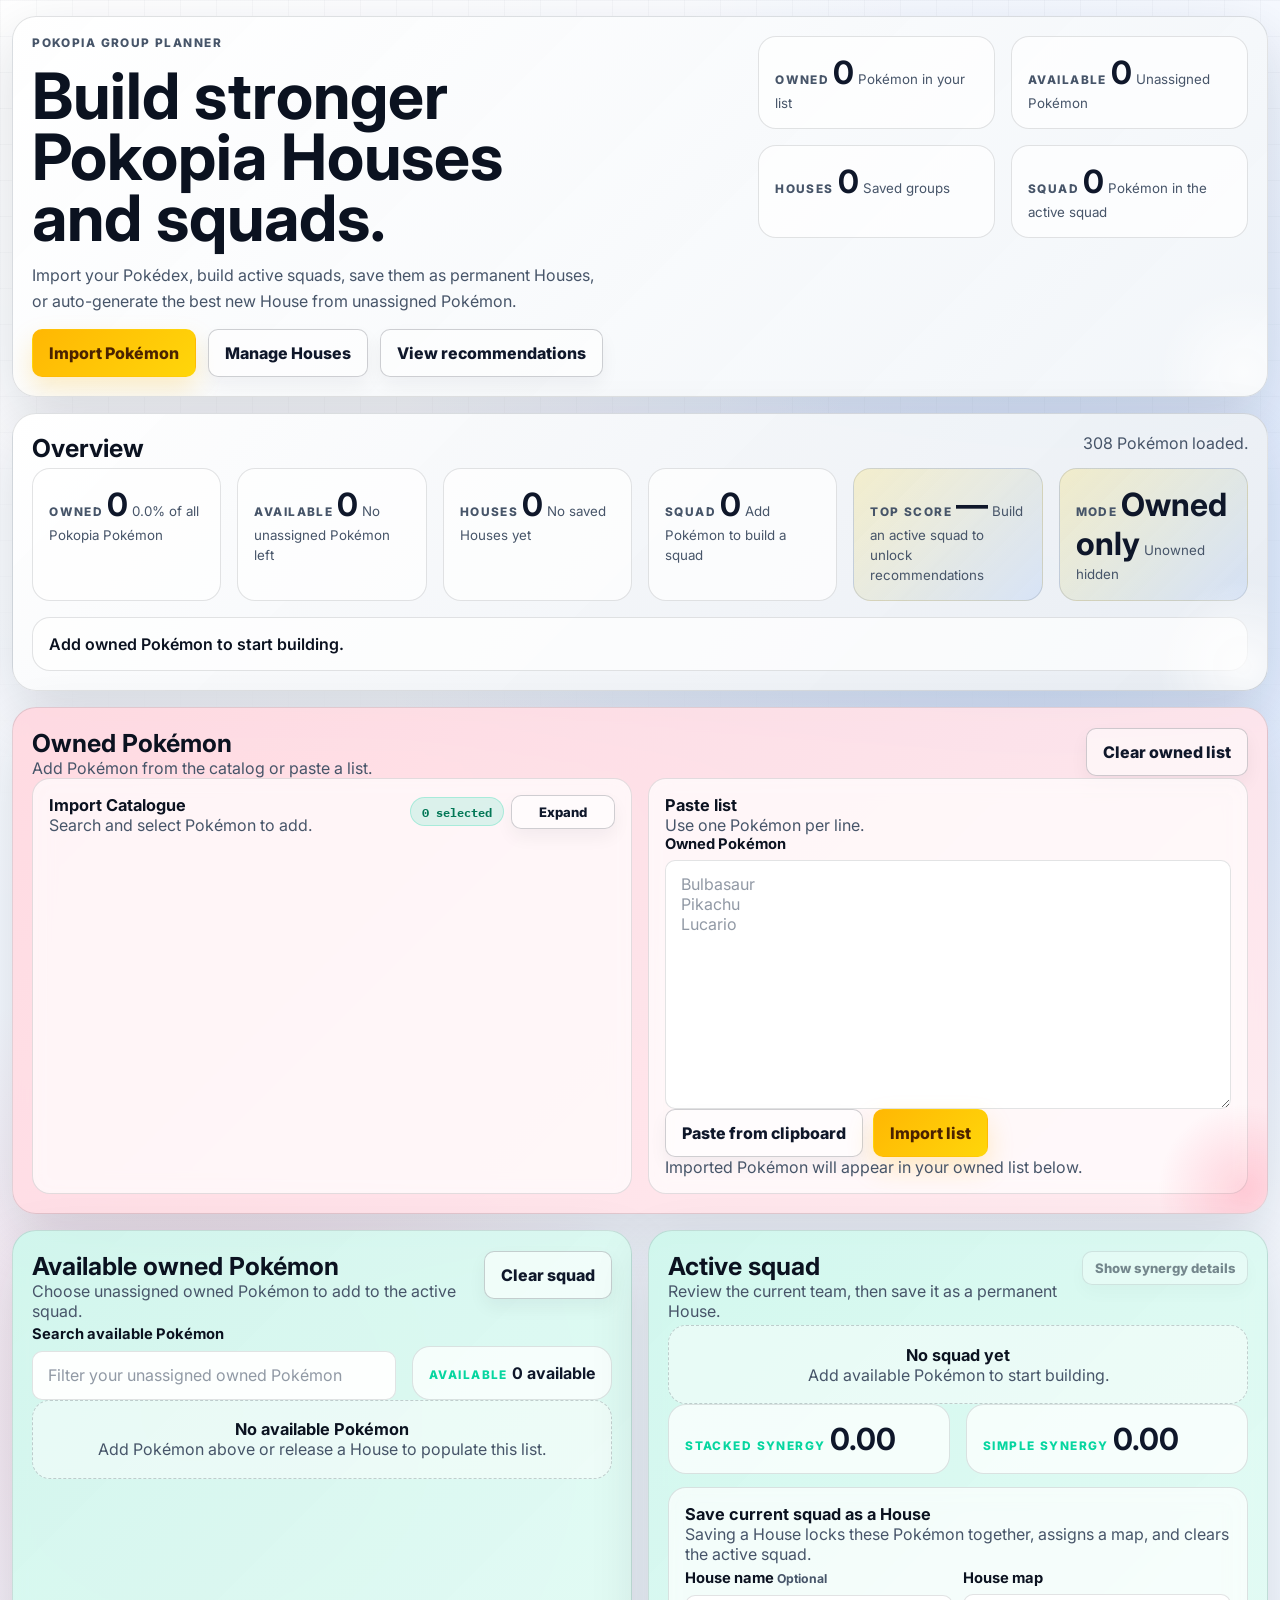
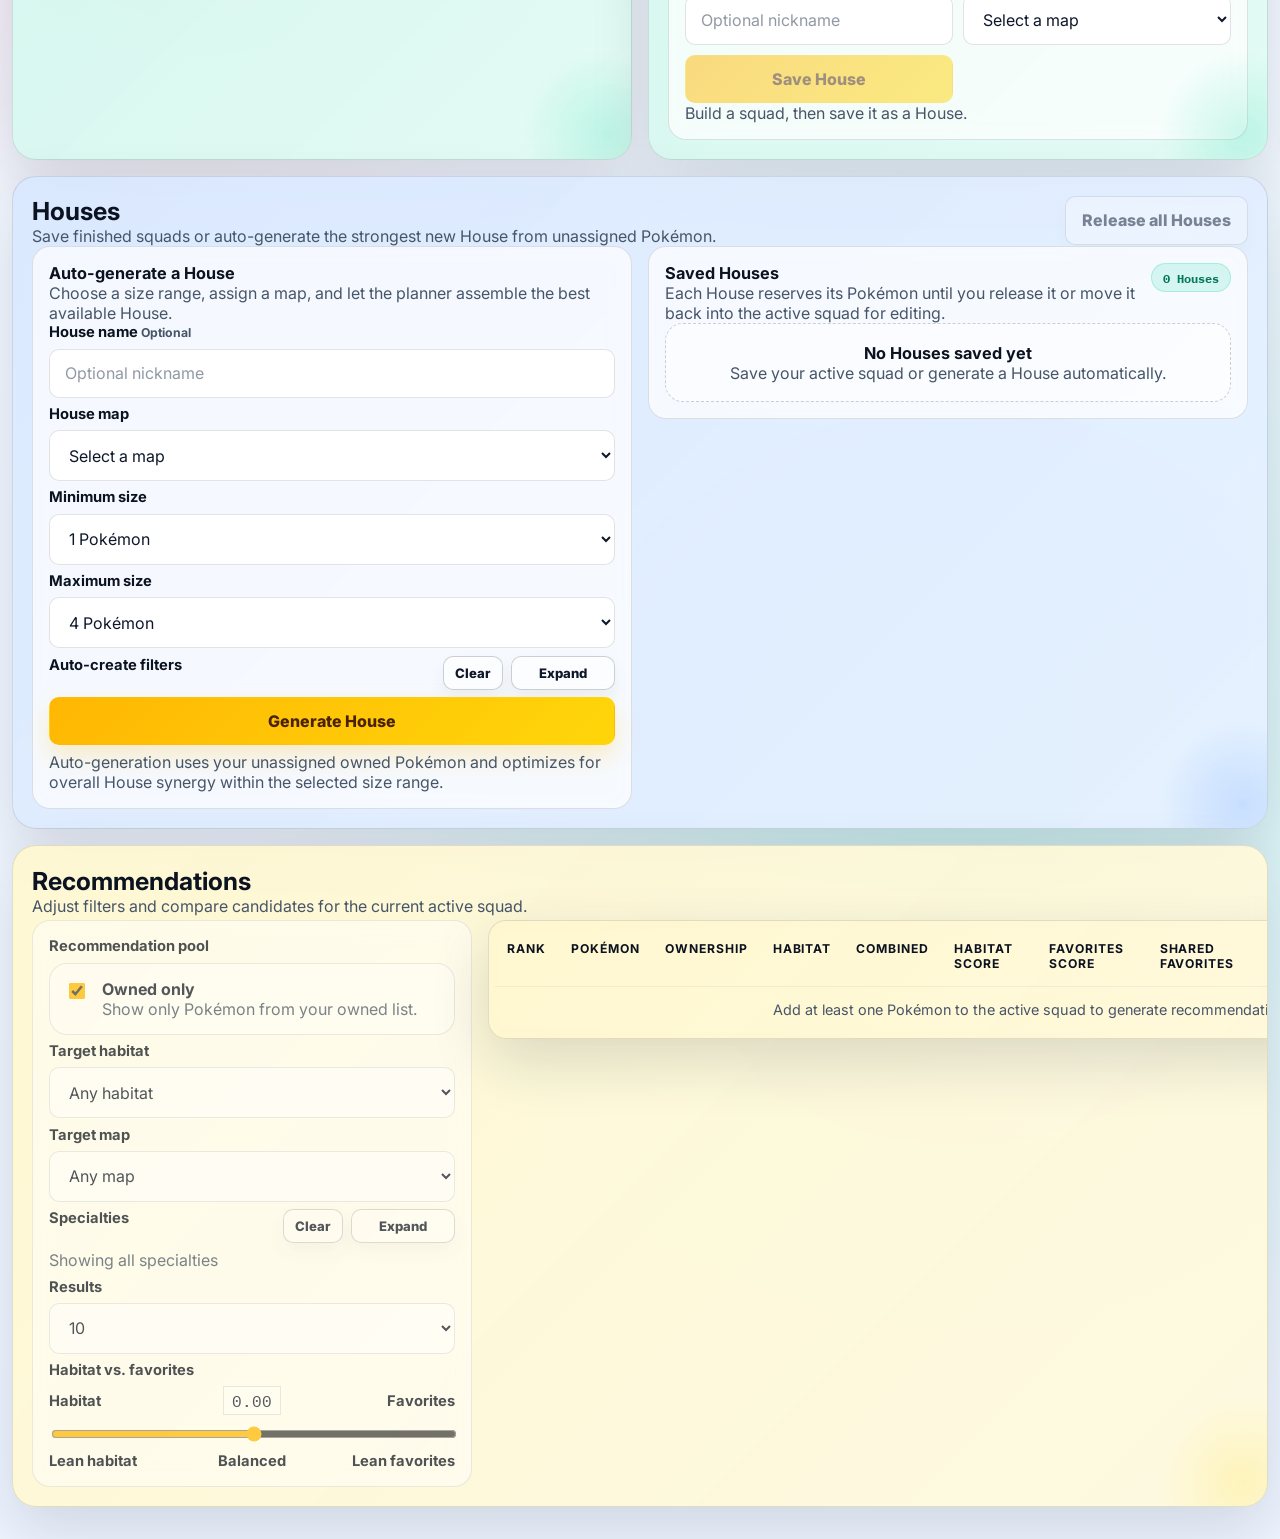
<file: index.html>
<!doctype html>
<html lang="en">
  <head>
    <meta charset="UTF-8" />
    <meta name="viewport" content="width=device-width, initial-scale=1.0" />
    <title>Pokopia Group Planner</title>
    <link rel="preconnect" href="https://fonts.googleapis.com" />
    <link rel="preconnect" href="https://fonts.gstatic.com" crossorigin />
    <link rel="stylesheet" href="styles.css" />
  </head>
  <body>
    <div class="app-backdrop"></div>
    <main class="app-shell">
      <header class="hero panel">
        <div class="hero-copy">
          <p class="eyebrow" id="heroEyebrow">Pokopia Group Planner</p>
          <h1 id="heroTitle">Build stronger Pokopia Houses and squads.</h1>
          <p class="subtitle">
            Import your Pokédex, build active squads, save them as permanent Houses, or auto-generate the best new House from
            unassigned Pokémon.
          </p>

          <div class="hero-actions">
            <button id="jumpToImport" type="button">Import Pokémon</button>
            <button id="jumpToHouses" type="button" class="ghost">Manage Houses</button>
            <button id="jumpToRecommendations" type="button" class="ghost">View recommendations</button>
          </div>
        </div>

        <div class="hero-summary">
          <article class="stat-card">
            <span class="stat-label">Owned</span>
            <strong id="ownedCountHero">0</strong>
            <small>Pokémon in your list</small>
          </article>
          <article class="stat-card">
            <span class="stat-label">Available</span>
            <strong id="availableCountHero">0</strong>
            <small>Unassigned Pokémon</small>
          </article>
          <article class="stat-card">
            <span class="stat-label">Houses</span>
            <strong id="houseCountHero">0</strong>
            <small>Saved groups</small>
          </article>
          <article class="stat-card">
            <span class="stat-label">Squad</span>
            <strong id="teamCountHero">0</strong>
            <small>Pokémon in the active squad</small>
          </article>
        </div>
      </header>

      <section class="panel mission-panel" id="overviewSection" data-mobile-section="overview">
        <div class="section-heading compact">
          <div>
            <h2>Overview</h2>
          </div>
          <p id="status" class="hint" aria-live="polite"></p>
        </div>

        <div class="stat-grid overview-grid">
          <div class="stat-card">
            <span class="stat-label">Owned</span>
            <strong id="ownedCountStat">0</strong>
            <small id="ownedCoverageStat">0% of all Pokopia Pokémon</small>
          </div>
          <div class="stat-card">
            <span class="stat-label">Available</span>
            <strong id="availableCountStat">0</strong>
            <small id="availableSummaryStat">Ready for new squads</small>
          </div>
          <div class="stat-card">
            <span class="stat-label">Houses</span>
            <strong id="houseCountStat">0</strong>
            <small id="houseSummaryStat">No saved Houses yet</small>
          </div>
          <div class="stat-card">
            <span class="stat-label">Squad</span>
            <strong id="teamCountStat">0</strong>
            <small id="teamSummaryStat">Add Pokémon to start building</small>
          </div>
          <div class="stat-card">
            <span class="stat-label">Top score</span>
            <strong id="topRecommendationScore">—</strong>
            <small id="topRecommendationName">No recommendation yet</small>
          </div>
          <div class="stat-card">
            <span class="stat-label">Mode</span>
            <strong id="recommendationModeStat">Owned only</strong>
            <small id="unownedVisibleStat">Unowned hidden</small>
          </div>
        </div>

        <div class="insight-banner" id="plannerInsight" aria-live="polite">Add owned Pokémon to start building.</div>
      </section>

      <nav class="mobile-section-nav" aria-label="Mobile sections">
        <p class="mobile-section-hint">Quick mobile navigation</p>
        <div class="mobile-section-track" role="tablist" aria-label="Planner sections">
          <button type="button" class="mobile-section-button is-active" data-mobile-target="overview" role="tab" aria-selected="true" aria-controls="overviewSection">Overview</button>
          <button type="button" class="mobile-section-button" data-mobile-target="import" role="tab" aria-selected="false" aria-controls="importSection">Import</button>
          <button type="button" class="mobile-section-button" data-mobile-target="squad" role="tab" aria-selected="false" aria-controls="workspaceSection">Squad</button>
          <button type="button" class="mobile-section-button" data-mobile-target="houses" role="tab" aria-selected="false" aria-controls="housesSection">Houses</button>
          <button type="button" class="mobile-section-button" data-mobile-target="recommendations" role="tab" aria-selected="false" aria-controls="recommendationsSection">Recommendations</button>
        </div>
      </nav>

      <section class="panel import-panel" id="importSection" data-mobile-section="import">
        <div class="section-heading">
          <div>
            <h2>Owned Pokémon</h2>
            <p class="section-copy">Add Pokémon from the catalog or paste a list.</p>
          </div>
          <div class="toolbar-actions">
            <button id="clearOwnedDex" type="button" class="ghost">Clear owned list</button>
          </div>
        </div>

        <div class="import-layout">
          <section class="glass-card collapsible-card collapsed" id="catalogCard">
            <div class="card-head">
              <div>
                <h3>Import Catalogue</h3>
                <p class="hint tiny-text">Search and select Pokémon to add.</p>
              </div>
              <div class="card-head-actions">
                <p id="catalogSelectionCount" class="pill">0 selected</p>
                <button id="toggleCatalog" type="button" class="ghost tiny collapsible-toggle" aria-expanded="false" aria-controls="catalogContent">Expand</button>
              </div>
            </div>

            <div id="catalogContent" class="collapsible-content hidden">
              <label class="field" for="catalogSearch">
                <span>Search by name or dex number</span>
                <input id="catalogSearch" type="text" placeholder="Example: Pikachu or 025" />
              </label>

              <div class="filter-stack" role="group" aria-label="Catalogue filters">
                <p class="hint tiny-text">Filters</p>
                <label class="check-item toggle-row" for="filterHideOwned">
                  <input id="filterHideOwned" type="checkbox" />
                  <span>Hide Pokémon already acquired</span>
                </label>
                <label class="check-item toggle-row" for="filterOwnedOnly">
                  <input id="filterOwnedOnly" type="checkbox" />
                  <span>Hide unobtained Pokémon</span>
                </label>
                <label class="check-item toggle-row" for="filterHideAssigned">
                  <input id="filterHideAssigned" type="checkbox" />
                  <span>Hide Pokémon already assigned to a House</span>
                </label>
              </div>

              <button id="addCatalogSelection" type="button">Add selected</button>
              <div id="catalogList" class="catalog-list" role="group" aria-label="Full Pokémon catalog"></div>
            </div>
          </section>

          <section class="glass-card">
            <div class="card-head">
              <div>
                <h3>Paste list</h3>
                <p class="hint tiny-text">Use one Pokémon per line.</p>
              </div>
            </div>

            <label class="field" for="pasteImport">
              <span>Owned Pokémon</span>
              <textarea id="pasteImport" rows="11" placeholder="Bulbasaur&#10;Pikachu&#10;Lucario"></textarea>
            </label>

            <div class="inline-actions wrap-start">
              <button id="readClipboard" type="button" class="ghost">Paste from clipboard</button>
              <button id="importPokemonList" type="button">Import list</button>
            </div>

            <p id="importFeedback" class="hint" aria-live="polite">Imported Pokémon will appear in your owned list below.</p>
          </section>
        </div>
      </section>

      <section class="workspace-grid" id="workspaceSection" data-mobile-section="squad">
        <article class="panel owned-panel">
          <div class="section-heading compact">
            <div>
              <h2>Available owned Pokémon</h2>
              <p class="section-copy">Choose unassigned owned Pokémon to add to the active squad.</p>
            </div>
            <div class="toolbar-actions">
              <button id="clearTeam" type="button" class="ghost">Clear squad</button>
            </div>
          </div>

          <div class="owned-toolbar">
            <label class="field grow" for="ownedSearch">
              <span>Search available Pokémon</span>
              <input id="ownedSearch" type="text" placeholder="Filter your unassigned owned Pokémon" />
            </label>
            <div class="segment-info">
              <span class="segment-label">Available</span>
              <strong id="ownedSearchSummary">0</strong>
            </div>
          </div>

          <div id="ownedDexEmpty" class="empty-state hidden">
            <h3>No available Pokémon</h3>
            <p>Add Pokémon above or release a House to populate this list.</p>
          </div>

          <div id="ownedDexList" class="owned-dex-list"></div>
        </article>

        <aside class="panel squad-panel">
          <div class="section-heading compact">
            <div>
              <h2>Active squad</h2>
              <p class="section-copy">Review the current team, then save it as a permanent House.</p>
            </div>
            <button id="toggleOverlap" type="button" class="ghost tiny" aria-expanded="false">Show overlap</button>
          </div>

          <div id="teamEmpty" class="empty-state">
            <h3>No squad yet</h3>
            <p>Add available Pokémon to start building.</p>
          </div>

          <ul id="teamList" class="team-list"></ul>

          <div class="score-summary-grid" aria-live="polite">
            <div class="score-summary-card">
              <span class="score-summary-label">Stacked synergy</span>
              <strong id="groupTotalStacked">0.00</strong>
            </div>
            <div class="score-summary-card">
              <span class="score-summary-label">Simple synergy</span>
              <strong id="groupTotalSimple">0.00</strong>
            </div>
          </div>

          <section class="house-save-card glass-card">
            <div class="card-head compact-card-head">
              <div>
                <h3>Save current squad as a House</h3>
                <p class="hint tiny-text">Saving a House locks these Pokémon together, assigns a map, and clears the active squad.</p>
              </div>
            </div>

            <div class="house-form-grid">
              <label class="field" for="houseNameInput">
                <span>House name <small class="hint">Optional</small></span>
                <input id="houseNameInput" type="text" placeholder="Optional nickname" />
              </label>
              <label class="field" for="houseMapInput">
                <span>House map</span>
                <select id="houseMapInput">
                  <option value="">Select a map</option>
                  <option value="Withered Wastelands">Withered Wastelands</option>
                  <option value="Bleak Beach">Bleak Beach</option>
                  <option value="Rocky Ridges">Rocky Ridges</option>
                  <option value="Sparkling Skylands">Sparkling Skylands</option>
                  <option value="Palette Town">Palette Town</option>
                  <option value="Cloud Island">Cloud Island</option>
                </select>
              </label>
              <button id="saveHouse" type="button">Save House</button>
            </div>
            <p id="houseSaveFeedback" class="hint" aria-live="polite">Build a squad, then save it as a House.</p>
          </section>

          <div id="groupOverlapPanel" class="group-overlap hidden">
            <div class="overlap-grid">
              <section>
                <h3>Habitat overlap</h3>
                <p id="habitatOverlapMeta" class="hint tiny-text">No shared habitat yet.</p>
                <ul id="habitatOverlapList" class="overlap-list"></ul>
              </section>
              <section>
                <h3>Favorites overlap</h3>
                <p id="favoritesOverlapMeta" class="hint tiny-text">No shared favorites yet.</p>
                <ul id="favoritesOverlapList" class="overlap-list"></ul>
              </section>
            </div>
          </div>
        </aside>
      </section>

      <section class="panel houses-panel" id="housesSection" data-mobile-section="houses">
        <div class="section-heading">
          <div>
            <h2>Houses</h2>
            <p class="section-copy">Save finished squads or auto-generate the strongest new House from unassigned Pokémon.</p>
          </div>
          <div class="toolbar-actions">
            <button id="clearHouses" type="button" class="ghost">Release all Houses</button>
          </div>
        </div>

        <div class="houses-layout">
          <section class="glass-card house-generator-card">
            <div class="card-head">
              <div>
                <h3>Auto-generate a House</h3>
                <p class="hint tiny-text">Choose a size range, assign a map, and let the planner assemble the best available House.</p>
              </div>
            </div>

            <div class="house-generator-grid">
              <label class="field" for="autoHouseName">
                <span>House name <small class="hint">Optional</small></span>
                <input id="autoHouseName" type="text" placeholder="Optional nickname" />
              </label>

              <label class="field" for="autoHouseMap">
                <span>House map</span>
                <select id="autoHouseMap">
                  <option value="">Select a map</option>
                  <option value="Withered Wastelands">Withered Wastelands</option>
                  <option value="Bleak Beach">Bleak Beach</option>
                  <option value="Rocky Ridges">Rocky Ridges</option>
                  <option value="Sparkling Skylands">Sparkling Skylands</option>
                  <option value="Palette Town">Palette Town</option>
                  <option value="Cloud Island">Cloud Island</option>
                </select>
              </label>

              <label class="field" for="autoHouseMin">
                <span>Minimum size</span>
                <select id="autoHouseMin">
                  <option value="1" selected>1 Pokémon</option>
                  <option value="2">2 Pokémon</option>
                  <option value="3">3 Pokémon</option>
                  <option value="4">4 Pokémon</option>
                </select>
              </label>

              <label class="field" for="autoHouseMax">
                <span>Maximum size</span>
                <select id="autoHouseMax">
                  <option value="1">1 Pokémon</option>
                  <option value="2">2 Pokémon</option>
                  <option value="3">3 Pokémon</option>
                  <option value="4" selected>4 Pokémon</option>
                </select>
              </label>

              <div class="field collapsible-card collapsed auto-filter-card" id="autoFiltersCard">
                <div class="field-head">
                  <span>Auto-create filters</span>
                  <div class="card-head-actions">
                    <button id="clearAutoSpecialties" class="tiny ghost" type="button">Clear</button>
                    <button
                      id="toggleAutoFilters"
                      class="tiny ghost collapsible-toggle"
                      type="button"
                      aria-expanded="false"
                      aria-controls="autoFiltersContent"
                    >
                      Expand
                    </button>
                  </div>
                </div>
                <div id="autoFiltersContent" class="collapsible-content hidden">
                  <label class="field" for="autoRequiredHabitat">
                    <span>Target habitat</span>
                    <select id="autoRequiredHabitat"></select>
                  </label>

                  <div class="field collapsible-card expanded nested-filter-card" id="autoSpecialtiesCard">
                    <div class="field-head">
                      <span>Specialties</span>
                    </div>
                    <div class="collapsible-content">
                      <div id="autoRequiredSpecialtiesBox" class="check-grid"></div>
                    </div>
                    <p id="autoSpecialtiesHint" class="hint tiny-text">Showing all specialties</p>
                  </div>

                  <div class="field">
                    <span>Habitat vs. favorites</span>
                    <div class="ratio-head">
                      <span>Habitat</span>
                      <output id="autoImportanceValue" class="ratio-value">0.00</output>
                      <span>Favorites</span>
                    </div>
                    <input id="autoImportanceRatio" type="range" min="-1" max="1" step="0.05" value="0" />
                    <div class="ratio-ticks hint tiny-text">
                      <span>Lean habitat</span>
                      <span>Balanced</span>
                      <span>Lean favorites</span>
                    </div>
                  </div>
                </div>
              </div>

              <button id="autoGenerateHouse" type="button">Generate House</button>
              <p id="autoHouseFeedback" class="hint" aria-live="polite">
                Auto-generation uses your unassigned owned Pokémon and optimizes for overall House synergy within the selected size range.
              </p>
            </div>
          </section>

          <section class="glass-card house-list-card">
            <div class="card-head">
              <div>
                <h3>Saved Houses</h3>
                <p class="hint tiny-text">Each House reserves its Pokémon until you release it or move it back into the active squad for editing.</p>
              </div>
              <p id="houseRosterSummary" class="pill">0 Houses</p>
            </div>

            <div id="housesEmpty" class="empty-state">
              <h3>No Houses saved yet</h3>
              <p>Save your active squad or generate a House automatically.</p>
            </div>

            <div id="houseList" class="house-list"></div>
          </section>
        </div>
      </section>

      <section class="panel recommendations-panel" id="recommendationsSection" data-mobile-section="recommendations">
        <div class="section-heading compact">
          <div>
            <h2>Recommendations</h2>
            <p class="section-copy">Adjust filters and compare candidates for the current active squad.</p>
          </div>
        </div>

        <div class="recommendation-layout">
          <aside class="recommendation-controls glass-card">
            <div class="control-block">
              <div class="field-head tight">
                <span>Recommendation pool</span>
              </div>
              <label class="toggle-card" for="ownedOnlyToggle">
                <input id="ownedOnlyToggle" type="checkbox" checked />
                <div>
                  <strong>Owned only</strong>
                  <p>Show only Pokémon from your owned list.</p>
                </div>
              </label>
            </div>

            <label class="field" for="requiredHabitat">
              <span>Target habitat</span>
              <select id="requiredHabitat"></select>
            </label>

            <label class="field" for="recommendationMap">
              <span>Target map</span>
              <select id="recommendationMap"></select>
            </label>

            <div class="field collapsible-card collapsed" id="specialtiesCard">
              <div class="field-head">
                <span>Specialties</span>
                <div class="card-head-actions">
                  <button id="clearSpecialties" class="tiny ghost" type="button">Clear</button>
                  <button id="toggleSpecialties" class="tiny ghost collapsible-toggle" type="button" aria-expanded="false" aria-controls="specialtiesContent">Expand</button>
                </div>
              </div>
              <div id="specialtiesContent" class="collapsible-content hidden">
                <div id="requiredSpecialtiesBox" class="check-grid"></div>
              </div>
              <p id="specialtiesHint" class="hint tiny-text">Showing all specialties</p>
            </div>

            <label class="field" for="resultCount">
              <span>Results</span>
              <select id="resultCount">
                <option value="6">6</option>
                <option value="10" selected>10</option>
                <option value="15">15</option>
                <option value="20">20</option>
              </select>
            </label>

            <div class="field">
              <span>Habitat vs. favorites</span>
              <div class="ratio-head">
                <span>Habitat</span>
                <output id="importanceValue" class="ratio-value">0.00</output>
                <span>Favorites</span>
              </div>
              <input id="importanceRatio" type="range" min="-1" max="1" step="0.05" value="0" />
              <div class="ratio-ticks hint tiny-text">
                <span>Lean habitat</span>
                <span>Balanced</span>
                <span>Lean favorites</span>
              </div>
            </div>
          </aside>

          <section class="results-column">
            <article id="topRecommendationSpotlight" class="spotlight-card hidden">
              <p class="spotlight-kicker">Top recommendation</p>
              <h3 id="spotlightName">—</h3>
              <p id="spotlightSummary" class="hint">No recommendation yet.</p>
            </article>

            <article class="panel card-surface">
              <div class="table-wrap">
                <table>
                  <caption class="sr-only">Recommendation scores for candidates that fit the current active squad, filters, and target map.</caption>
                  <thead>
                    <tr>
                      <th>Rank</th>
                      <th>Pokémon</th>
                      <th>Ownership</th>
                      <th>Habitat</th>
                      <th>Combined</th>
                      <th>Habitat score</th>
                      <th>Favorites score</th>
                      <th>Shared favorites</th>
                      <th>Specialties</th>
                      <th>Map availability</th>
                      <th>Action</th>
                    </tr>
                  </thead>
                  <tbody id="resultsBody"></tbody>
                </table>
              </div>
            </article>
          </section>
        </div>
      </section>
    </main>

    <script type="module" src="app.js"></script>
  </body>
</html>
</file>
<file: styles.css>
@import url('https://fonts.googleapis.com/css2?family=Inter:wght@400;500;600;700;800&family=IBM+Plex+Mono:wght@400;500;600&display=swap');

:root {
  --bg: #f7f8ff;
  --bg-soft: #ffffff;
  --panel: rgba(255, 255, 255, 0.9);
  --panel-soft: rgba(255, 255, 255, 0.72);
  --border: rgba(17, 24, 39, 0.12);
  --border-strong: rgba(17, 24, 39, 0.2);
  --ink: #0f172a;
  --muted: #475569;
  --muted-strong: #0b1220;
  --accent: #ffd60a;
  --accent-strong: #ffb703;
  --accent-soft: rgba(255, 214, 10, 0.18);
  --secondary: #3a86ff;
  --danger: #ef476f;
  --warning: #ffe08a;
  --shadow: 0 22px 60px rgba(15, 23, 42, 0.14);
  --radius-xl: 24px;
  --radius-lg: 18px;
  --radius-md: 14px;
  --radius-sm: 10px;
}

* {
  box-sizing: border-box;
}

html {
  scroll-behavior: smooth;
}

body {
  margin: 0;
  min-height: 100vh;
  font-family: 'Inter', system-ui, sans-serif;
  color: var(--ink);
  background: radial-gradient(circle at top left, rgba(255, 255, 255, 0.95), transparent 28%),
    radial-gradient(circle at 15% 45%, rgba(239, 71, 111, 0.16), transparent 22%),
    radial-gradient(circle at 82% 18%, rgba(58, 134, 255, 0.18), transparent 24%),
    radial-gradient(circle at 75% 75%, rgba(6, 214, 160, 0.16), transparent 28%),
    linear-gradient(180deg, #f9fbff 0%, #eef5ff 100%);
}

body::before {
  content: '';
  position: fixed;
  inset: 0;
  pointer-events: none;
  background-image: linear-gradient(rgba(15, 23, 42, 0.035) 1px, transparent 1px),
    linear-gradient(90deg, rgba(15, 23, 42, 0.03) 1px, transparent 1px);
  background-size: 36px 36px;
  mask-image: linear-gradient(180deg, rgba(0, 0, 0, 0.85), transparent 95%);
}

button,
input,
select,
textarea {
  font: inherit;
  color: inherit;
}

button,
input,
select,
textarea {
  border-radius: var(--radius-sm);
}

input,
select,
textarea {
  width: 100%;
  border: 1px solid var(--border);
  background: rgba(255, 255, 255, 0.94);
  color: var(--ink);
  padding: 0.85rem 0.95rem;
  transition: border-color 160ms ease, box-shadow 160ms ease, background 160ms ease;
}

input::placeholder,
textarea::placeholder {
  color: rgba(71, 85, 105, 0.6);
}

input:focus,
select:focus,
textarea:focus {
  outline: none;
  border-color: rgba(255, 184, 3, 0.72);
  box-shadow: 0 0 0 4px rgba(255, 184, 3, 0.18);
}

textarea {
  min-height: 8rem;
  resize: vertical;
}

button {
  border: 1px solid transparent;
  background: linear-gradient(135deg, var(--accent-strong), #ffd60a);
  color: #4a2200;
  font-weight: 800;
  padding: 0.82rem 1rem;
  cursor: pointer;
  box-shadow: 0 12px 26px rgba(255, 183, 3, 0.22);
  transition: transform 160ms ease, box-shadow 160ms ease, filter 160ms ease;
}

button:hover {
  transform: translateY(-1px);
  box-shadow: 0 14px 30px rgba(255, 183, 3, 0.28);
}

button:active {
  transform: translateY(0);
}

button:focus-visible,
input:focus-visible,
select:focus-visible,
textarea:focus-visible {
  outline: 3px solid rgba(58, 134, 255, 0.38);
  outline-offset: 2px;
}

button:disabled {
  opacity: 0.5;
  cursor: not-allowed;
  box-shadow: none;
}

button.ghost {
  background: rgba(255, 255, 255, 0.58);
  color: var(--ink);
  border-color: var(--border-strong);
  box-shadow: 0 8px 18px rgba(15, 23, 42, 0.05);
}

button.tiny {
  padding: 0.5rem 0.7rem;
  font-size: 0.82rem;
}

code,
.ratio-value,
.overlap-count,
.chip,
.pill,
.rating-badge {
  font-family: 'IBM Plex Mono', monospace;
}

h1,
h2,
h3,
p,
ul {
  margin: 0;
}

.app-shell {
  position: relative;
  z-index: 1;
  width: min(1320px, calc(100vw - 1.5rem));
  margin: 0 auto;
  padding: 1rem 0 2rem;
  display: grid;
  gap: 1rem;
}

.panel,
.glass-card,
.card-surface {
  backdrop-filter: blur(10px);
}

.panel {
  position: relative;
  background: var(--panel);
  border: 1px solid var(--border);
  border-radius: var(--radius-xl);
  padding: 1.2rem;
  box-shadow: var(--shadow);
}

.hero,
.hero-copy,
.hero-summary,
.stat-grid,
.import-layout,
.workspace-grid,
.recommendation-layout,
.score-summary-grid,
.overlap-grid,
.inline-actions,
.toolbar-actions,
.owned-toolbar,
.card-head,
.section-heading,
.team-list,
.owned-dex-list,
.catalog-list,
.check-grid,
.results-column,
.control-block,
.field,
.team-item-main,
.owned-card,
.catalog-item-body,
.recommendation-controls,
.house-generator-grid,
.houses-layout,
.house-score-grid,
.house-list,
.house-member-list,
.house-form-grid,
.range-grid,
.house-badge-stack {
  display: grid;
}

.hero {
  grid-template-columns: minmax(0, 1.45fr) minmax(320px, 1fr);
  gap: 1rem;
  align-items: start;
}

.hero {
  --section-accent: #475569;
  --section-accent-soft: rgba(255, 255, 255, 0.7);
  --section-secondary: rgba(203, 213, 225, 0.7);
  background: linear-gradient(135deg, rgba(255, 255, 255, 0.98), rgba(241, 245, 249, 0.94)), var(--panel);
}

.import-panel {
  --section-accent: #ff355e;
  --section-accent-soft: rgba(255, 53, 94, 0.18);
  --section-secondary: rgba(255, 143, 171, 0.18);
}

.owned-panel,
.squad-panel {
  --section-accent: #06d6a0;
  --section-accent-soft: rgba(6, 214, 160, 0.18);
  --section-secondary: rgba(96, 232, 192, 0.16);
}

.houses-panel {
  --section-accent: #3a86ff;
  --section-accent-soft: rgba(58, 134, 255, 0.18);
  --section-secondary: rgba(113, 175, 255, 0.16);
}

.recommendations-panel {
  --section-accent: #ffd60a;
  --section-accent-soft: rgba(255, 214, 10, 0.18);
  --section-secondary: rgba(255, 229, 107, 0.2);
}

.mission-panel {
  --section-accent: #475569;
  --section-accent-soft: rgba(255, 255, 255, 0.78);
  --section-secondary: rgba(226, 232, 240, 0.8);
}

.panel:not(.hero) {
  background: linear-gradient(135deg, var(--section-accent-soft, rgba(255, 255, 255, 0.7)), var(--section-secondary, rgba(255, 255, 255, 0.6))),
    var(--panel);
}

.panel h2,
.panel h3,
.hero h1 {
  color: var(--muted-strong);
}

.panel .eyebrow,
.panel .stat-label,
.panel .segment-label,
.panel .spotlight-kicker,
.panel .score-summary-label,
.panel .house-card-kicker,
.hero .eyebrow,
.hero .stat-label {
  color: var(--section-accent, var(--accent));
}

.collapsible-card {
  gap: 0.9rem;
}

.card-head-actions {
  display: flex;
  flex-wrap: wrap;
  justify-content: flex-end;
  gap: 0.5rem;
  align-items: center;
}

.collapsible-toggle {
  min-width: 6.5rem;
}

.collapsible-content {
  display: grid;
  gap: 0.9rem;
}

.filter-stack {
  display: grid;
  gap: 0.45rem;
  padding: 0.8rem;
  border: 1px solid var(--border);
  border-radius: var(--radius-md);
  background: rgba(255, 255, 255, 0.58);
}

.toggle-row {
  justify-content: start;
}

.overview-grid .stat-card:nth-child(5),
.overview-grid .stat-card:nth-child(6) {
  background: linear-gradient(135deg, rgba(255, 214, 10, 0.18), rgba(58, 134, 255, 0.12));
}

.hero-copy {
  gap: 0.9rem;
}

.hero-summary,
.stat-grid,
.import-layout,
.workspace-grid,
.recommendation-layout,
.score-summary-grid,
.overlap-grid,
.houses-layout {
  gap: 1rem;
}

.hero-summary {
  grid-template-columns: repeat(2, minmax(0, 1fr));
}

.stat-grid.overview-grid {
  grid-template-columns: repeat(6, minmax(0, 1fr));
}

.eyebrow,
.stat-label,
.segment-label,
.spotlight-kicker,
.score-summary-label,
.house-card-kicker {
  text-transform: uppercase;
  letter-spacing: 0.12em;
  font-size: 0.74rem;
  font-weight: 800;
  color: var(--accent);
}

h1 {
  font-size: clamp(2.4rem, 5vw, 4.2rem);
  line-height: 0.96;
  max-width: 12ch;
}

h2 {
  font-size: clamp(1.2rem, 2vw, 1.55rem);
}

h3 {
  font-size: 1.02rem;
}

.subtitle,
.section-copy,
.hint,
.stat-card small,
.owned-card-favorites,
.team-item p,
.catalog-item-body p,
.toggle-card p,
.empty-state p,
.empty-inline,
.table-empty,
.score-chip span,
.house-member-list li span {
  color: var(--muted);
}

.subtitle {
  max-width: 58ch;
  line-height: 1.6;
}

.hero-actions {
  display: flex;
  flex-wrap: wrap;
  gap: 0.75rem;
}

.mobile-section-nav {
  display: none;
}

.stat-card,
.glass-card,
.score-summary-card,
.group-overlap,
.spotlight-card,
.card-surface,
.owned-card,
.team-item,
.catalog-item,
.toggle-card,
.insight-banner,
.segment-info,
.house-card,
.score-chip {
  background: var(--panel-soft);
  border: 1px solid var(--border);
  border-radius: var(--radius-lg);
}

.hero,
.mission-panel,
.import-panel,
.owned-panel,
.squad-panel,
.houses-panel,
.recommendations-panel {
  overflow: hidden;
}

.hero::after,
.mission-panel::after,
.import-panel::after,
.owned-panel::after,
.squad-panel::after,
.houses-panel::after,
.recommendations-panel::after {
  content: '';
  position: absolute;
  inset: auto -4rem -4rem auto;
  width: 11rem;
  height: 11rem;
  border-radius: 999px;
  background: radial-gradient(circle, var(--section-accent-soft), transparent 68%);
  pointer-events: none;
}

.stat-card,
.glass-card,
.score-summary-card,
.group-overlap,
.spotlight-card,
.owned-card,
.team-item,
.insight-banner,
.segment-info,
.house-card {
  padding: 1rem;
}

.stat-card strong,
.hero-summary .stat-card strong {
  font-size: clamp(1.35rem, 2.6vw, 2rem);
}

.insight-banner {
  margin-top: 1rem;
  color: var(--muted-strong);
  font-weight: 600;
}

.section-heading {
  grid-template-columns: minmax(0, 1fr) auto;
  gap: 1rem;
  align-items: start;
}

.section-heading.compact,
.compact-card-head {
  margin-bottom: 0.3rem;
}

.section-heading > div,
.card-head > div,
.field,
.team-item-main,
.owned-card,
.catalog-item-body,
.control-block,
.results-column,
.recommendation-controls,
.house-generator-grid,
.house-form-grid,
.house-list,
.house-member-list,
.house-card,
.score-chip {
  gap: 0.45rem;
}

.toolbar-actions,
.inline-actions {
  grid-auto-flow: column;
  grid-auto-columns: max-content;
  align-items: center;
  justify-content: end;
  gap: 0.65rem;
}

.inline-actions.wrap-start {
  justify-content: start;
}

.import-layout,
.workspace-grid,
.recommendation-layout,
.houses-layout {
  grid-template-columns: repeat(2, minmax(0, 1fr));
}

.recommendation-layout {
  grid-template-columns: minmax(290px, 0.84fr) minmax(0, 1.45fr);
  align-items: start;
}

.houses-layout {
  align-items: start;
}

.field span,
.field-head span {
  font-weight: 700;
  color: var(--muted-strong);
  font-size: 0.92rem;
}

.owned-toolbar {
  grid-template-columns: minmax(0, 1fr) auto;
  align-items: end;
  gap: 1rem;
}

.grow {
  min-width: 0;
}

.segment-info {
  min-width: 140px;
}

.card-head {
  grid-template-columns: minmax(0, 1fr) auto;
  align-items: start;
}

.catalog-list,
.owned-dex-list,
.team-list,
.overlap-list,
.check-grid,
.house-list,
.house-member-list {
  list-style: none;
  padding: 0;
}

.catalog-list,
.owned-dex-list,
.team-list,
.overlap-list,
.house-list {
  gap: 0.8rem;
}

.catalog-list,
.house-list {
  max-height: 34rem;
  overflow: auto;
  padding-right: 0.25rem;
}

.house-list {
  align-content: start;
}

.catalog-item {
  display: grid;
  grid-template-columns: auto minmax(0, 1fr);
  gap: 0.85rem;
  align-items: start;
  padding: 0.95rem;
}

.catalog-item input,
.check-item input,
.toggle-card input {
  width: 1rem;
  height: 1rem;
  accent-color: var(--accent-strong);
  margin-top: 0.25rem;
}

.catalog-title-row,
.owned-card-head,
.team-item-top,
.overlap-top,
.field-head,
.field-head.tight,
.house-card-top {
  display: flex;
  justify-content: space-between;
  align-items: start;
  gap: 0.6rem;
}

.catalog-title-row strong,
.owned-card-name,
.house-card h3 {
  font-size: 1rem;
}

.ownership-badge,
.pill,
.chip,
.rating-badge {
  display: inline-flex;
  align-items: center;
  justify-content: center;
  border-radius: 999px;
  padding: 0.34rem 0.68rem;
  font-size: 0.78rem;
  font-weight: 700;
}

.ownership-badge.owned,
.pill,
.rating-badge {
  background: rgba(6, 214, 160, 0.14);
  color: #047857;
  border: 1px solid rgba(6, 214, 160, 0.24);
}

.ownership-badge.unowned {
  background: rgba(251, 191, 36, 0.12);
  color: #9a6700;
  border: 1px solid rgba(251, 191, 36, 0.24);
}

.chip {
  color: #1d4ed8;
  border: 1px solid rgba(58, 134, 255, 0.24);
  background: rgba(58, 134, 255, 0.08);
}

.empty-state,
.empty-inline,
.table-empty {
  text-align: center;
}

.sr-only {
  position: absolute;
  width: 1px;
  height: 1px;
  padding: 0;
  margin: -1px;
  overflow: hidden;
  clip: rect(0, 0, 0, 0);
  white-space: nowrap;
  border: 0;
}

.empty-state {
  padding: 1.15rem;
  border: 1px dashed var(--border-strong);
  border-radius: var(--radius-lg);
  background: rgba(255, 255, 255, 0.46);
}

.empty-inline {
  padding: 1rem;
  border: 1px dashed var(--border);
  border-radius: var(--radius-md);
}

.owned-card-actions,
.house-form-grid,
.range-grid,
.house-score-grid {
  grid-template-columns: repeat(2, minmax(0, 1fr));
  gap: 0.6rem;
}

.team-item {
  display: flex;
  justify-content: space-between;
  gap: 1rem;
  align-items: start;
}

.score-summary-grid,
.overlap-grid {
  grid-template-columns: repeat(2, minmax(0, 1fr));
}

.score-summary-card strong {
  font-size: clamp(1.45rem, 3vw, 1.9rem);
}

.house-save-card {
  margin-top: 0.8rem;
}

.group-overlap {
  margin-top: 0.5rem;
}

.toggle-card {
  display: grid;
  grid-template-columns: auto minmax(0, 1fr);
  gap: 0.85rem;
  padding: 0.95rem;
  align-items: start;
}

.recommendations-awaiting-team .recommendation-controls {
  opacity: 0.72;
}

.recommendations-awaiting-team .spotlight-card {
  opacity: 0.6;
}

caption {
  caption-side: top;
  text-align: left;
}

.check-grid {
  max-height: 15rem;
  overflow: auto;
  padding: 0.3rem;
  gap: 0.35rem;
  background: rgba(255, 255, 255, 0.46);
  border: 1px solid var(--border);
  border-radius: var(--radius-md);
}

.check-item {
  display: flex;
  gap: 0.65rem;
  align-items: center;
  padding: 0.55rem 0.65rem;
  border-radius: 12px;
}

.check-item:hover {
  background: rgba(255, 255, 255, 0.7);
}

.ratio-head,
.ratio-ticks {
  display: grid;
  grid-template-columns: 1fr auto 1fr;
  align-items: center;
  gap: 0.5rem;
}

.ratio-head span:last-child,
.ratio-ticks span:last-child {
  text-align: right;
}

.ratio-ticks span:nth-child(2) {
  text-align: center;
}

.ratio-value {
  padding: 0.22rem 0.5rem;
  border: 1px solid var(--border);
  background: rgba(255, 255, 255, 0.62);
  color: var(--ink);
}

#importanceRatio,
#autoImportanceRatio {
  padding: 0;
  accent-color: var(--accent-strong);
}

.spotlight-card {
  background: linear-gradient(180deg, rgba(255, 214, 10, 0.22), rgba(255, 255, 255, 0.76));
}

.house-card {
  background: linear-gradient(180deg, rgba(58, 134, 255, 0.16), rgba(255, 255, 255, 0.78));
}

.house-badge-stack {
  justify-items: end;
  gap: 0.45rem;
}

.house-score-grid {
  margin-top: 0.4rem;
}

.score-chip {
  padding: 0.7rem 0.85rem;
}

.score-chip strong {
  font-size: 1.15rem;
}

.house-member-list {
  margin-top: 0.25rem;
  gap: 0.55rem;
}

.house-member-list li {
  display: flex;
  justify-content: space-between;
  gap: 0.75rem;
  padding: 0.7rem 0.85rem;
  border-radius: var(--radius-md);
  background: rgba(255, 255, 255, 0.62);
  border: 1px solid rgba(148, 163, 184, 0.12);
}

.auto-filter-card {
  grid-column: 1 / -1;
}

.nested-filter-card {
  background: rgba(255, 255, 255, 0.54);
  border: 1px solid var(--border);
  border-radius: var(--radius-md);
  padding: 0.8rem;
}

.house-generator-card,
.house-list-card {
  align-self: start;
}

.table-wrap {
  overflow-x: auto;
}

.mobile-hidden-section {
  display: none !important;
}

.card-surface {
  padding: 0.35rem;
}

table {
  width: 100%;
  border-collapse: collapse;
  min-width: 1080px;
}

th,
td {
  padding: 0.9rem 0.78rem;
  border-bottom: 1px solid rgba(148, 163, 184, 0.14);
  text-align: left;
  vertical-align: top;
  font-size: 0.9rem;
}

th {
  color: var(--muted-strong);
  font-size: 0.76rem;
  letter-spacing: 0.08em;
  text-transform: uppercase;
}

tr:last-child td {
  border-bottom: none;
}

tr:hover td {
  background: rgba(255, 255, 255, 0.02);
}

.hidden {
  display: none !important;
}

@media (max-width: 1240px) {
  .stat-grid.overview-grid {
    grid-template-columns: repeat(3, minmax(0, 1fr));
  }
}

@media (max-width: 1180px) {
  .hero,
  .hero-summary,
  .import-layout,
  .workspace-grid,
  .recommendation-layout,
  .houses-layout,
  .score-summary-grid,
  .overlap-grid {
    grid-template-columns: 1fr;
  }

  h1 {
    max-width: none;
  }
}

@media (max-width: 900px) {
  body {
    padding-bottom: 6rem;
  }

  button,
  input,
  select,
  textarea {
    font-size: 16px;
  }

  button {
    min-height: 3rem;
  }

  .hero {
    gap: 1.25rem;
  }

  .hero-copy {
    gap: 0.75rem;
  }

  .hero-summary {
    grid-auto-flow: column;
    grid-auto-columns: minmax(170px, 78%);
    overflow-x: auto;
    padding-bottom: 0.2rem;
    scroll-snap-type: x proximity;
  }

  .stat-grid.overview-grid {
    grid-template-columns: repeat(2, minmax(0, 1fr));
  }

  .hero-summary .stat-card {
    scroll-snap-align: start;
  }

  .mobile-section-nav {
    display: grid;
    gap: 0.6rem;
    position: sticky;
    bottom: 0.75rem;
    z-index: 30;
    padding: 0.85rem;
    background: rgba(255, 255, 255, 0.9);
    border: 1px solid var(--border);
    border-radius: 22px;
    backdrop-filter: blur(18px);
    box-shadow: 0 18px 40px rgba(15, 23, 42, 0.12);
  }

  .mobile-section-hint {
    font-size: 0.76rem;
    font-weight: 700;
    text-transform: uppercase;
    letter-spacing: 0.1em;
    color: var(--muted);
  }

  .mobile-section-track {
    display: grid;
    grid-auto-flow: column;
    grid-auto-columns: minmax(88px, 1fr);
    gap: 0.55rem;
    overflow-x: auto;
  }

  .mobile-section-button {
    min-height: 2.85rem;
    padding: 0.72rem 0.85rem;
    border-radius: 16px;
    background: rgba(255, 255, 255, 0.78);
    color: var(--muted-strong);
    border: 1px solid var(--border);
    box-shadow: none;
    font-size: 0.88rem;
    font-weight: 700;
  }

  .mobile-section-button.is-active {
    background: linear-gradient(135deg, var(--accent-strong), #ffd84d);
    color: #4a2200;
    border-color: transparent;
    box-shadow: 0 10px 24px rgba(255, 183, 3, 0.22);
  }

  .mobile-section-button[data-mobile-target='overview'].is-active {
    background: linear-gradient(135deg, #ffffff, #e2e8f0);
    color: #0f172a;
  }

  .mobile-section-button[data-mobile-target='import'].is-active {
    background: linear-gradient(135deg, #ff355e, #ff6b8a);
    color: #fff;
  }

  .mobile-section-button[data-mobile-target='squad'].is-active {
    background: linear-gradient(135deg, #06d6a0, #49f3c8);
    color: #053b2d;
  }

  .mobile-section-button[data-mobile-target='houses'].is-active {
    background: linear-gradient(135deg, #3a86ff, #7bb3ff);
    color: #fff;
  }

  .mobile-section-button[data-mobile-target='recommendations'].is-active {
    background: linear-gradient(135deg, #ffd60a, #ffe970);
    color: #4a2200;
  }

  .toolbar-actions,
  .hero-actions {
    display: grid;
    grid-template-columns: repeat(2, minmax(0, 1fr));
    justify-content: stretch;
  }

  .hero-actions button:first-child,
  .toolbar-actions button:first-child {
    grid-column: 1 / -1;
  }

  .catalog-list,
  .owned-dex-list,
  .team-list,
  .house-list,
  .check-grid {
    max-height: none;
    overflow: visible;
  }

  .workspace-grid > .squad-panel {
    order: -1;
  }

  .score-summary-grid,
  .owned-card-actions,
  .house-score-grid,
  .house-form-grid,
  .range-grid {
    grid-template-columns: 1fr;
  }

  .overview-grid .stat-card {
    min-height: 0;
  }

  .score-summary-card,
  .segment-info,
  .insight-banner,
  .house-save-card,
  .recommendation-controls,
  .table-wrap {
    border-radius: 20px;
  }

  .table-wrap {
    overflow: visible;
  }

  table,
  thead,
  tbody,
  tr,
  td {
    display: block;
  }

  thead {
    display: none;
  }

  table {
    min-width: 0;
  }

  tbody {
    display: grid;
    gap: 0.85rem;
  }

  tr {
    padding: 1rem;
    border: 1px solid rgba(148, 163, 184, 0.14);
    border-radius: var(--radius-lg);
    background: rgba(255, 255, 255, 0.03);
  }

  tr:hover td {
    background: transparent;
  }

  td {
    display: flex;
    justify-content: space-between;
    gap: 0.9rem;
    padding: 0.35rem 0;
    border-bottom: 1px solid rgba(148, 163, 184, 0.1);
    font-size: 0.92rem;
  }

  td:last-child {
    border-bottom: none;
    padding-bottom: 0;
  }

  td::before {
    content: attr(data-label);
    flex: 0 0 6.5rem;
    color: var(--muted);
    font-size: 0.73rem;
    font-weight: 800;
    text-transform: uppercase;
    letter-spacing: 0.08em;
  }

  td[data-label='Action'] button {
    width: 100%;
  }
}

@media (max-width: 780px) {
  body {
    font-size: 15px;
  }

  .app-shell {
    width: min(1320px, calc(100vw - 0.75rem));
    padding-top: 0.5rem;
    gap: 0.75rem;
  }

  .panel {
    padding: 1rem;
    border-radius: 20px;
  }

  .toolbar-actions,
  .inline-actions,
  .hero-actions,
  .owned-card-actions,
  .house-form-grid,
  .range-grid,
  .house-score-grid {
    grid-auto-flow: row;
    grid-auto-columns: 1fr;
    justify-content: stretch;
  }

  .section-heading,
  .card-head,
  .owned-toolbar,
  .team-item,
  .catalog-title-row,
  .owned-card-head,
  .team-item-top,
  .field-head,
  .house-card-top,
  .house-member-list li {
    display: grid;
  }

  .stat-grid.overview-grid,
  .hero-summary,
  .owned-card-actions,
  .house-form-grid,
  .range-grid,
  .house-score-grid {
    grid-template-columns: 1fr;
  }

  .card-head-actions {
    justify-content: stretch;
  }

  .card-head-actions > * {
    width: 100%;
  }

  .section-heading {
    gap: 0.8rem;
  }

  .toolbar-actions,
  .inline-actions,
  .hero-actions {
    grid-template-columns: 1fr;
  }

  .toolbar-actions button,
  .inline-actions button,
  .hero-actions button,
  .owned-card-actions button,
  .house-form-grid button,
  .range-grid button {
    width: 100%;
  }

  .catalog-item,
  .owned-card,
  .team-item,
  .house-card,
  tr {
    padding: 0.9rem;
  }

  td {
    flex-direction: column;
    align-items: flex-start;
    gap: 0.35rem;
  }

  td::before {
    flex-basis: auto;
  }
}
</file>
